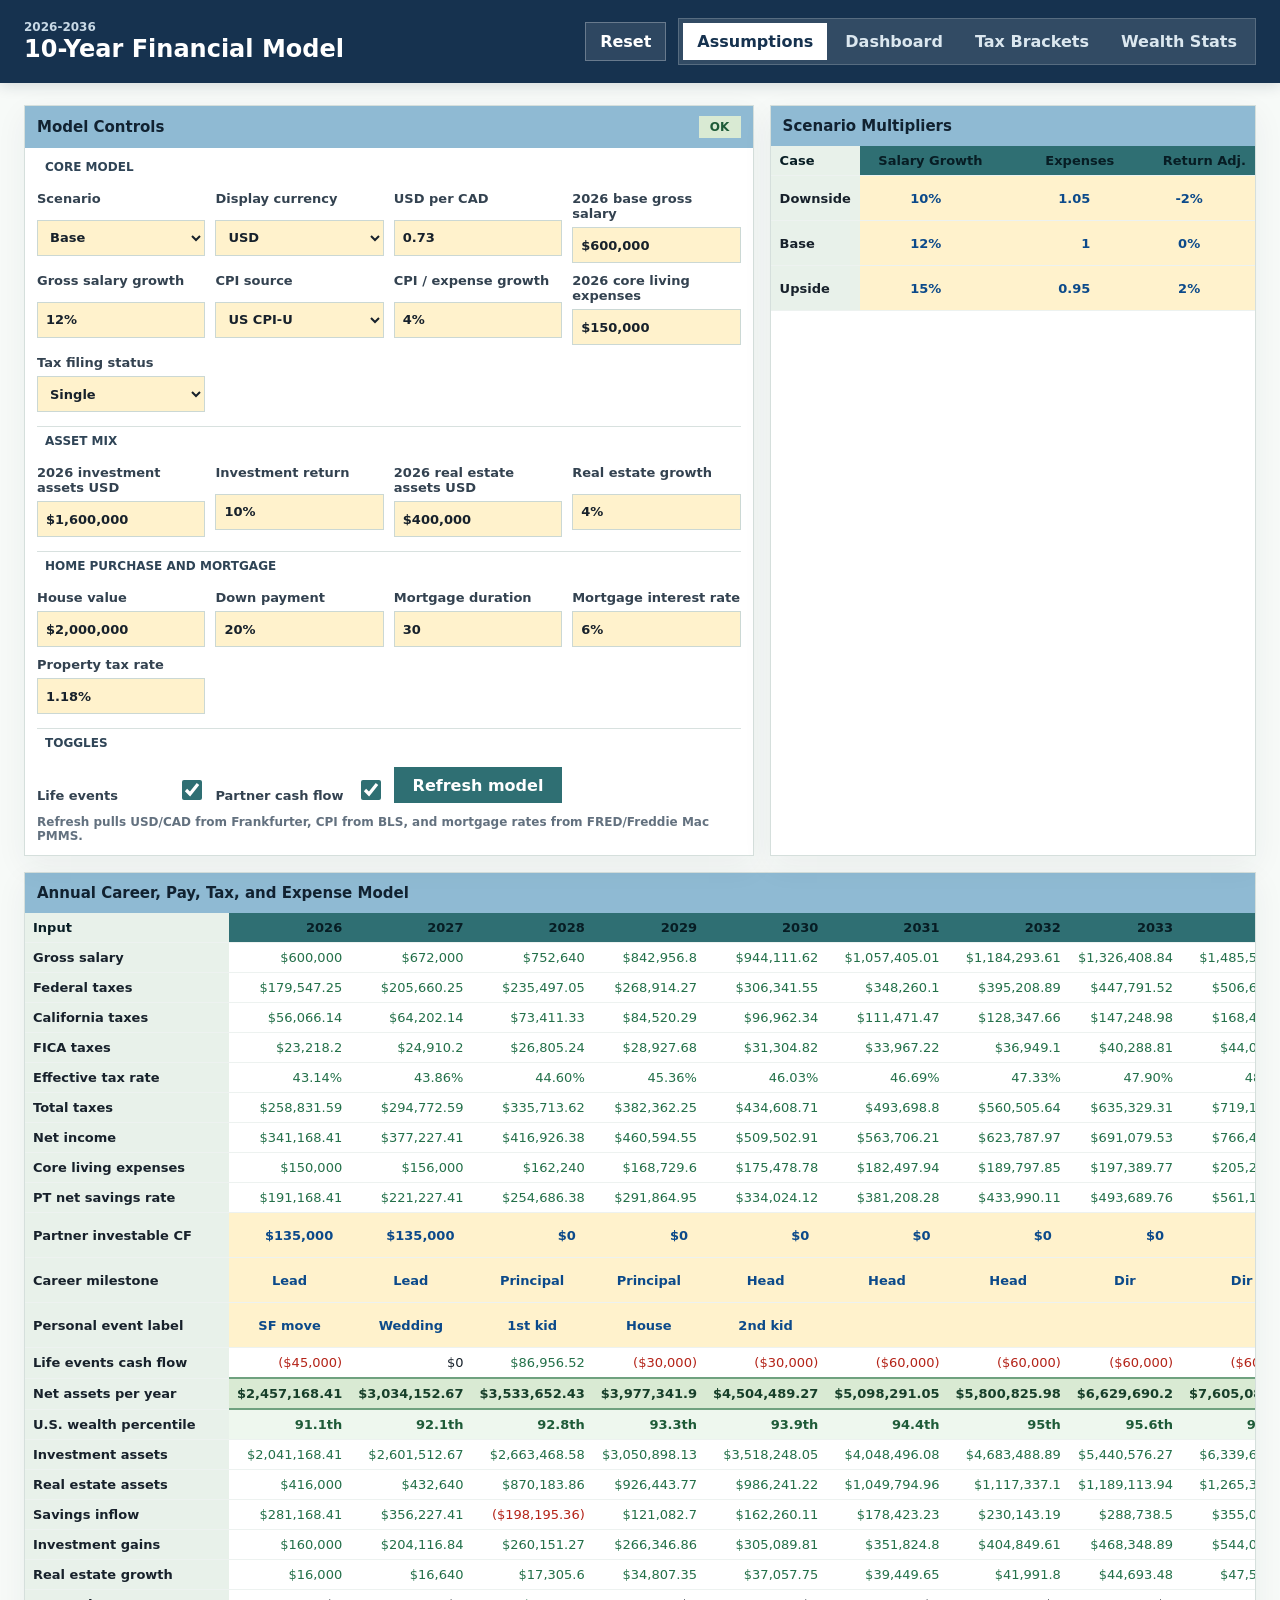
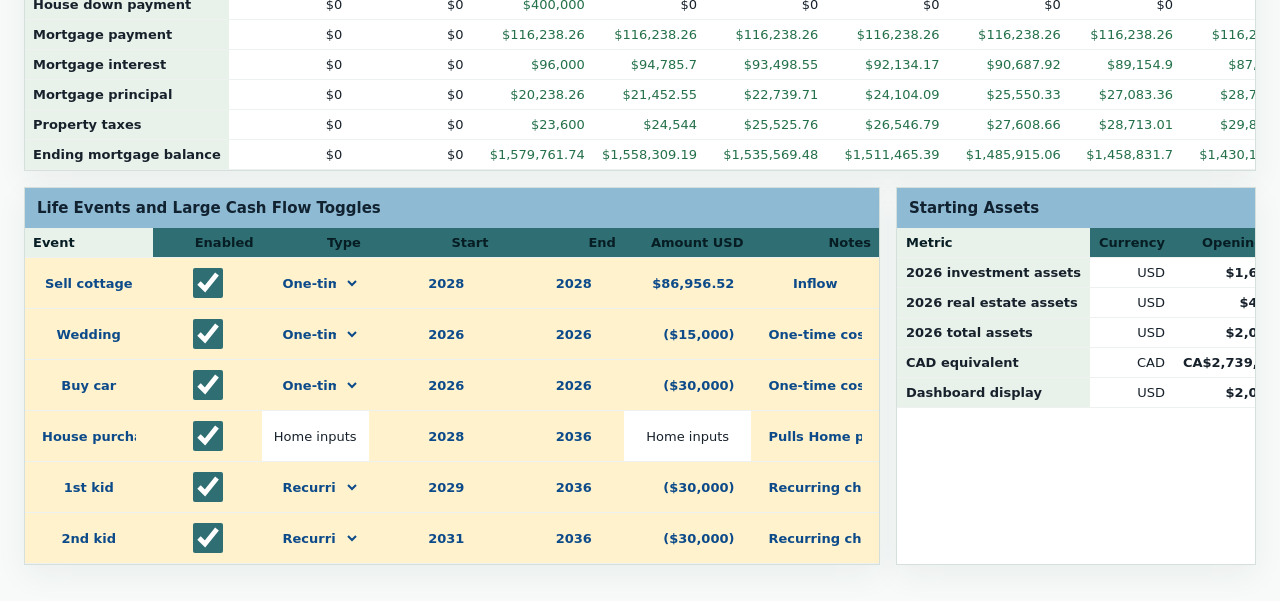
<file: index.html>
<!doctype html>
<html lang="en">
  <head>
    <meta charset="utf-8" />
    <meta http-equiv="refresh" content="0; url=./interactive-dashboard/" />
    <meta name="viewport" content="width=device-width, initial-scale=1" />
    <title>10-Year Financial Dashboard</title>
  </head>
  <body>
    <p><a href="./interactive-dashboard/">Open the 10-Year Financial Dashboard</a></p>
    <script>
      window.location.replace("./interactive-dashboard/");
    </script>
  </body>
</html>
</file>
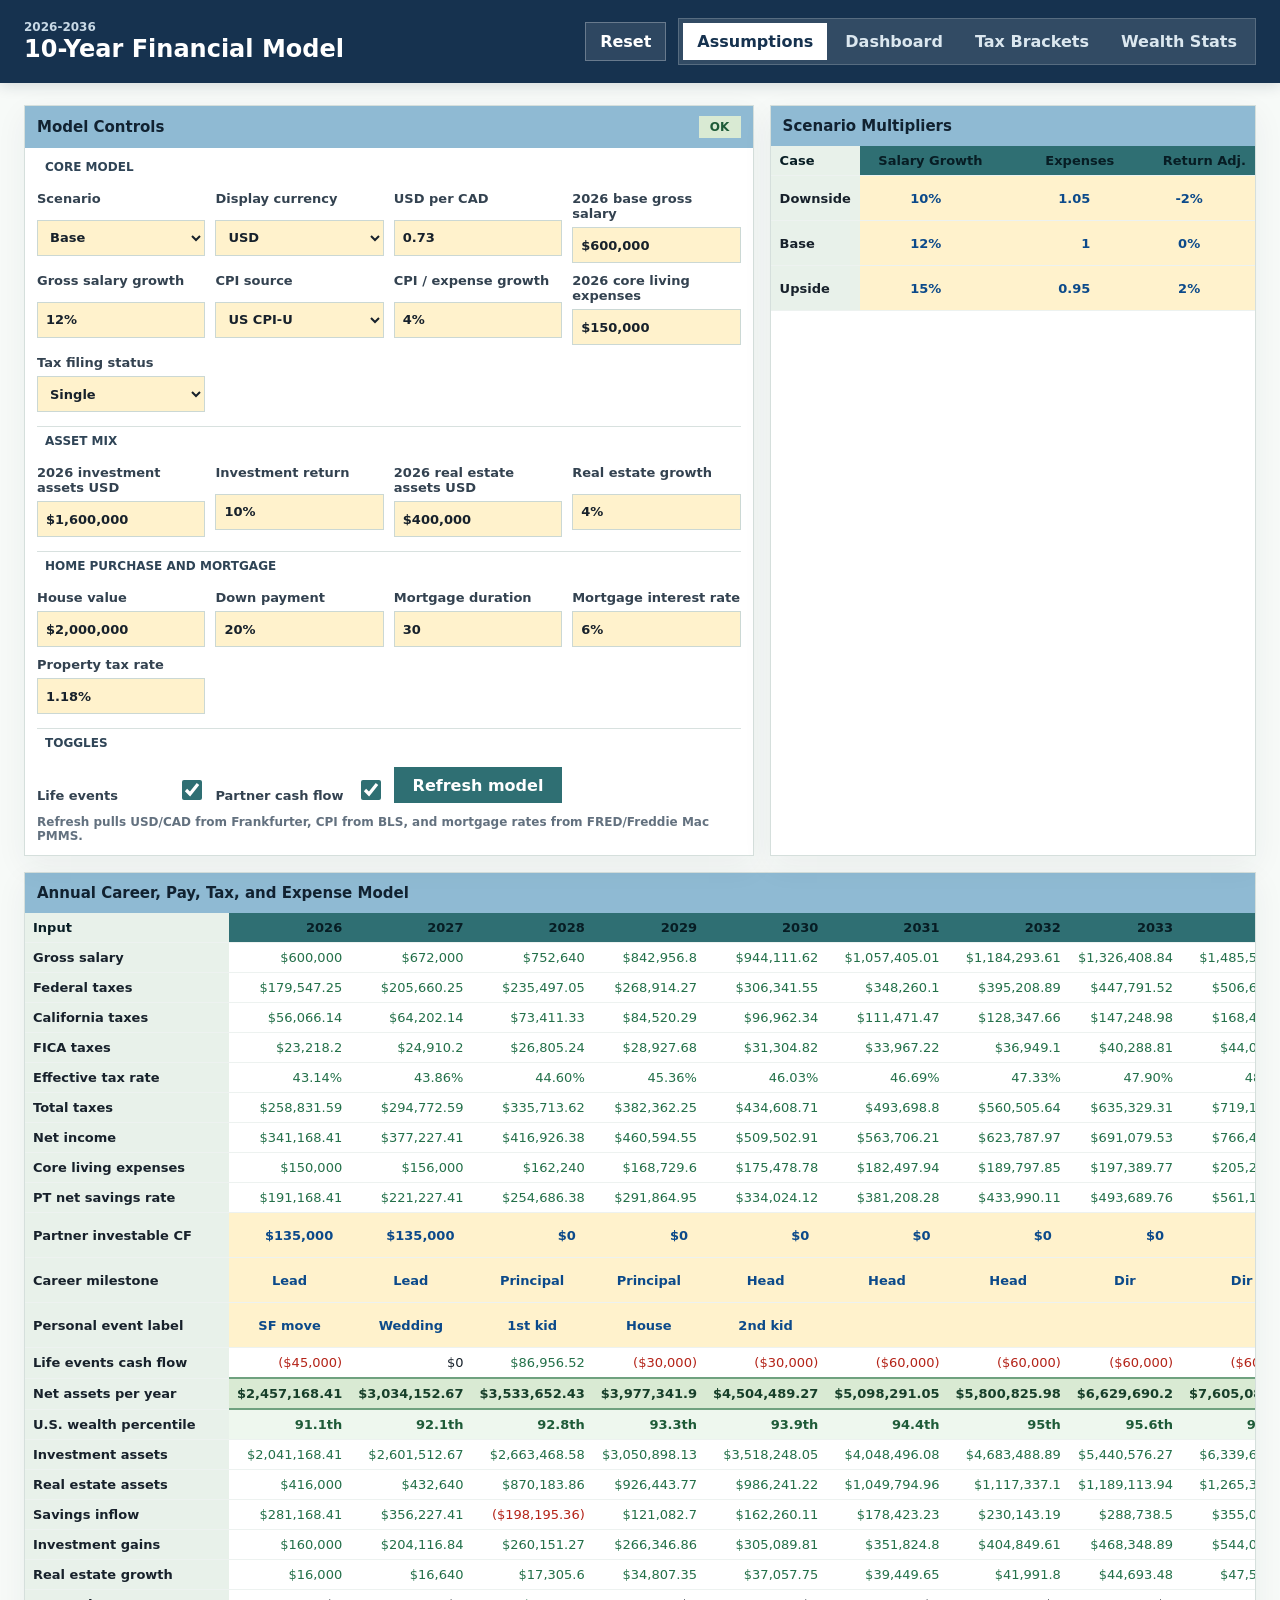
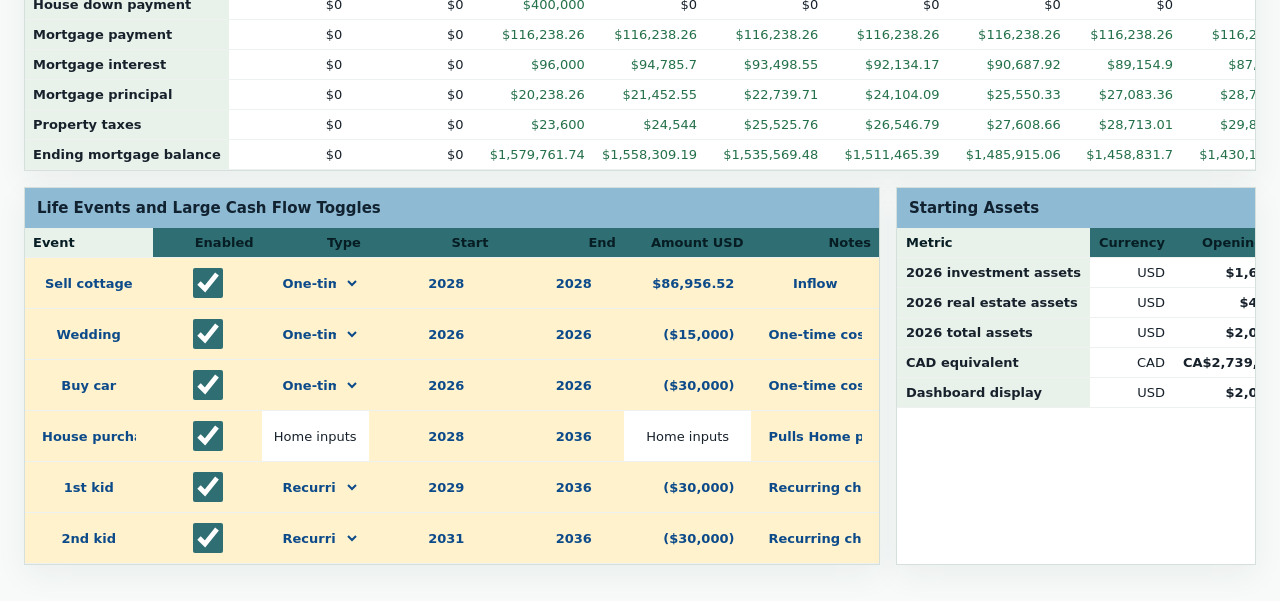
<file: interactive-dashboard/index.html>
<!doctype html>
<html lang="en">
  <head>
    <meta charset="utf-8" />
    <meta name="viewport" content="width=device-width, initial-scale=1" />
    <title>10-Year Financial Dashboard</title>
    <link rel="stylesheet" href="./styles.css" />
  </head>
  <body>
    <div class="app-shell">
      <header class="topbar">
        <div>
          <p class="eyebrow">2026-2036</p>
          <h1>10-Year Financial Model</h1>
        </div>
        <div class="topbar-actions">
          <button class="ghost-button" id="resetModel" type="button">Reset</button>
          <div class="tab-switcher" role="tablist" aria-label="Model tabs">
            <button class="tab-button active" type="button" role="tab" aria-selected="true" data-tab="assumptions">
              Assumptions
            </button>
            <button class="tab-button" type="button" role="tab" aria-selected="false" data-tab="dashboard">
              Dashboard
            </button>
            <button class="tab-button" type="button" role="tab" aria-selected="false" data-tab="taxBrackets">
              Tax Brackets
            </button>
            <button class="tab-button" type="button" role="tab" aria-selected="false" data-tab="wealthStats">
              Wealth Stats
            </button>
          </div>
        </div>
      </header>

      <main>
        <section class="tab-panel active" id="assumptionsPanel" role="tabpanel">
          <div class="assumption-grid">
            <section class="panel controls-panel">
              <div class="panel-heading">
                <h2>Model Controls</h2>
                <span id="modelStatus" class="status-pill">OK</span>
              </div>
              <div class="control-grid">
                <div class="control-section-title">Core model</div>
                <label>
                  <span>Scenario</span>
                  <select id="scenario"></select>
                </label>
                <label>
                  <span>Display currency</span>
                  <select id="displayCurrency">
                    <option value="USD">USD</option>
                    <option value="CAD">CAD</option>
                  </select>
                </label>
                <label>
                  <span>USD per CAD</span>
                  <input id="cadUsdFx" type="number" step="0.01" min="0" />
                </label>
                <label>
                  <span>2026 base gross salary</span>
                  <input id="baseGrossSalary" type="text" inputmode="decimal" />
                </label>
                <label>
                  <span>Gross salary growth</span>
                  <input id="salaryGrowth" type="text" inputmode="decimal" />
                </label>
                <label>
                  <span>CPI source</span>
                  <select id="cpiSource">
                    <option value="US">US CPI-U</option>
                    <option value="CA">CA CPI-U proxy</option>
                  </select>
                </label>
                <label>
                  <span>CPI / expense growth</span>
                  <input id="cpi" type="text" inputmode="decimal" />
                </label>
                <label>
                  <span>2026 core living expenses</span>
                  <input id="baseCoreExpenses" type="text" inputmode="decimal" />
                </label>
                <label>
                  <span>Tax filing status</span>
                  <select id="taxFilingStatus">
                    <option value="single">Single</option>
                    <option value="marriedJoint">Married filing jointly</option>
                    <option value="headOfHousehold">Head of household</option>
                  </select>
                </label>

                <div class="control-section-title">Asset mix</div>
                <label>
                  <span>2026 investment assets USD</span>
                  <input id="startingInvestmentAssetsUsd" type="text" inputmode="decimal" />
                </label>
                <label>
                  <span>Investment return</span>
                  <input id="investmentReturn" type="text" inputmode="decimal" />
                </label>
                <label>
                  <span>2026 real estate assets USD</span>
                  <input id="startingRealEstateAssetsUsd" type="text" inputmode="decimal" />
                </label>
                <label>
                  <span>Real estate growth</span>
                  <input id="realEstateGrowth" type="text" inputmode="decimal" />
                </label>

                <div class="control-section-title">Home purchase and mortgage</div>
                <label>
                  <span>House value</span>
                  <input id="houseValue" type="text" inputmode="decimal" />
                </label>
                <label>
                  <span>Down payment</span>
                  <input id="houseDownPaymentPct" type="text" inputmode="decimal" />
                </label>
                <label>
                  <span>Mortgage duration</span>
                  <input id="mortgageTermYears" type="number" step="1" min="1" />
                </label>
                <label>
                  <span>Mortgage interest rate</span>
                  <input id="mortgageInterestRate" type="text" inputmode="decimal" />
                </label>
                <label>
                  <span>Property tax rate</span>
                  <input id="propertyTaxRate" type="text" inputmode="decimal" />
                </label>

                <div class="control-section-title">Toggles</div>
                <div class="toggle-pair">
                  <label class="toggle-row">
                    <span>Life events</span>
                    <input id="applyLifeEvents" type="checkbox" />
                  </label>
                  <label class="toggle-row">
                    <span>Partner cash flow</span>
                    <input id="applyPartner" type="checkbox" />
                  </label>
                </div>
                <button class="refresh-button" id="refreshInputs" type="button">Refresh model</button>
              </div>
              <p class="refresh-status" id="refreshStatus">Edits are staged. Refresh applies inputs, pulls USD/CAD from Frankfurter, pulls CPI from BLS, pulls mortgage rates from FRED/Freddie Mac PMMS, and recalculates the model.</p>
            </section>

            <section class="panel scenario-panel">
              <div class="panel-heading">
                <h2>Scenario Multipliers</h2>
              </div>
              <div class="table-wrap compact">
                <table id="scenarioTable"></table>
              </div>
            </section>
          </div>

          <section class="panel">
            <div class="panel-heading">
              <h2>Annual Career, Pay, Tax, and Expense Model</h2>
            </div>
            <div class="table-wrap">
              <table id="annualInputsTable" class="wide-table"></table>
            </div>
          </section>

          <section class="split-section">
            <div class="panel">
              <div class="panel-heading">
                <h2>Life Events and Large Cash Flow Toggles</h2>
              </div>
              <div class="table-wrap">
                <table id="eventsTable"></table>
              </div>
            </div>

            <div class="panel">
              <div class="panel-heading">
                <h2>Starting Assets</h2>
              </div>
              <div class="table-wrap compact">
                <table id="assetsTable"></table>
              </div>
            </div>
          </section>
        </section>

        <section class="tab-panel" id="dashboardPanel" role="tabpanel">
          <section class="kpi-grid" id="kpiGrid"></section>

          <section class="dashboard-grid">
            <article class="chart-panel span-2">
              <div class="panel-heading">
                <h2>Salary, Net Income, and Investable Cash Flow</h2>
              </div>
              <div id="incomeChart" class="chart"></div>
            </article>
            <article class="chart-panel">
              <div class="panel-heading">
                <h2>Taxes, Expenses, and Life Events</h2>
              </div>
              <div id="cashOutChart" class="chart"></div>
            </article>
            <article class="chart-panel span-3">
              <div class="panel-heading">
                <h2>Net Assets: Nominal vs. 2026 USD</h2>
              </div>
              <div id="assetsChart" class="chart large"></div>
            </article>
          </section>

          <section class="panel">
            <div class="panel-heading">
              <h2>Annual Projection</h2>
              <span class="status-pill">Formula-driven</span>
            </div>
            <div class="table-wrap">
              <table id="projectionTable" class="wide-table"></table>
            </div>
          </section>
        </section>

        <section class="tab-panel" id="taxBracketsPanel" role="tabpanel">
          <section class="panel">
            <div class="panel-heading">
              <h2>Tax Bracket Lookup Tables</h2>
              <span class="status-pill">2025</span>
            </div>
            <div id="taxBracketContent" class="tax-bracket-content"></div>
          </section>
        </section>

        <section class="tab-panel" id="wealthStatsPanel" role="tabpanel">
          <section class="panel">
            <div class="panel-heading">
              <h2>U.S. Wealth Percentile Statistics</h2>
              <span class="status-pill">SCF 2022</span>
            </div>
            <div id="wealthStatsContent" class="tax-bracket-content"></div>
          </section>
        </section>
      </main>
    </div>

    <script src="./app.js?v=2026-2036-v11"></script>
  </body>
</html>
</file>
<file: interactive-dashboard/styles.css>
:root {
  color-scheme: light;
  --navy: #16324f;
  --teal: #2f6f73;
  --aqua: #8fbad3;
  --green-soft: #e8f1ea;
  --yellow-soft: #fff2cc;
  --amber: #c27a2c;
  --ink: #17212b;
  --muted: #63717f;
  --line: #d5dfdc;
  --surface: #f7faf8;
  --card: #ffffff;
  --danger: #b42318;
  --good: #237049;
  --blue-line: #126995;
  --orange-line: #e46d34;
  --green-line: #22683a;
  font-family: Inter, ui-sans-serif, system-ui, -apple-system, BlinkMacSystemFont, "Segoe UI", sans-serif;
}

* {
  box-sizing: border-box;
}

body {
  margin: 0;
  min-width: 1180px;
  background: var(--surface);
  color: var(--ink);
}

button,
input,
select {
  font: inherit;
}

.app-shell {
  min-height: 100vh;
}

.topbar {
  position: sticky;
  top: 0;
  z-index: 5;
  display: flex;
  align-items: center;
  justify-content: space-between;
  gap: 24px;
  padding: 18px 24px;
  background: var(--navy);
  color: #fff;
  box-shadow: 0 2px 14px rgb(20 40 55 / 16%);
}

.eyebrow {
  margin: 0 0 2px;
  color: #c8d9e6;
  font-size: 12px;
  font-weight: 700;
  letter-spacing: 0;
  text-transform: uppercase;
}

h1,
h2 {
  margin: 0;
  letter-spacing: 0;
}

h1 {
  font-size: 24px;
  line-height: 1.15;
}

h2 {
  font-size: 15px;
  line-height: 1.25;
}

.topbar-actions {
  display: flex;
  align-items: center;
  gap: 12px;
}

.tab-switcher {
  display: flex;
  gap: 4px;
  padding: 4px;
  background: rgb(255 255 255 / 12%);
  border: 1px solid rgb(255 255 255 / 18%);
}

.tab-button,
.ghost-button {
  border: 0;
  cursor: pointer;
}

.tab-button {
  min-width: 112px;
  padding: 9px 14px;
  background: transparent;
  color: #dbe7ef;
  font-weight: 700;
}

.tab-button.active {
  background: #fff;
  color: var(--navy);
}

.ghost-button {
  padding: 9px 14px;
  border: 1px solid rgb(255 255 255 / 28%);
  background: rgb(255 255 255 / 10%);
  color: #fff;
  font-weight: 700;
}

.refresh-button {
  grid-column: span 1;
  min-height: 36px;
  align-self: end;
  border: 0;
  background: var(--teal);
  color: #fff;
  cursor: pointer;
  font-weight: 800;
}

.refresh-button:disabled {
  cursor: progress;
  opacity: 0.65;
}

.refresh-status {
  margin: 0;
  padding: 0 12px 12px;
  color: var(--muted);
  font-size: 12px;
  font-weight: 700;
}

main {
  padding: 22px 24px 36px;
}

.tab-panel {
  display: none;
}

.tab-panel.active {
  display: block;
}

.assumption-grid,
.split-section,
.dashboard-grid,
.kpi-grid {
  display: grid;
  gap: 16px;
}

.assumption-grid {
  grid-template-columns: minmax(560px, 1.2fr) minmax(380px, 0.8fr);
  margin-bottom: 16px;
}

.split-section {
  grid-template-columns: minmax(760px, 1fr) minmax(360px, 0.42fr);
  margin-top: 16px;
}

.dashboard-grid {
  grid-template-columns: repeat(3, minmax(0, 1fr));
  margin: 16px 0;
}

.span-2 {
  grid-column: span 2;
}

.span-3 {
  grid-column: span 3;
}

.panel,
.chart-panel,
.kpi-card {
  background: var(--card);
  border: 1px solid var(--line);
  box-shadow: 0 10px 30px rgb(30 45 60 / 6%);
}

.panel,
.chart-panel {
  overflow: hidden;
}

.panel-heading {
  display: flex;
  align-items: center;
  justify-content: space-between;
  gap: 12px;
  min-height: 40px;
  padding: 10px 12px;
  background: var(--aqua);
  color: #112231;
}

.status-pill {
  display: inline-flex;
  align-items: center;
  justify-content: center;
  min-width: 42px;
  padding: 4px 9px;
  background: #d9ead3;
  color: #1e5b38;
  font-size: 12px;
  font-weight: 800;
}

.control-grid {
  display: grid;
  grid-template-columns: repeat(4, minmax(0, 1fr));
  gap: 10px;
  padding: 12px;
}

.control-section-title {
  grid-column: 1 / -1;
  margin-top: 4px;
  padding: 7px 8px;
  border-top: 1px solid #d8e1df;
  color: #2f4456;
  font-size: 12px;
  font-weight: 900;
  text-transform: uppercase;
}

.control-section-title:first-child {
  margin-top: 0;
  border-top: 0;
  padding-top: 0;
}

label {
  display: grid;
  gap: 6px;
  font-size: 13px;
  font-weight: 800;
}

label span {
  color: #334250;
}

input,
select {
  width: 100%;
  height: 36px;
  border: 1px solid #cbd8d4;
  background: var(--yellow-soft);
  color: var(--ink);
  padding: 6px 8px;
  font-weight: 700;
}

input[type="checkbox"] {
  width: 20px;
  height: 20px;
  accent-color: var(--teal);
}

.toggle-row {
  grid-template-columns: 1fr auto;
  align-items: end;
}

.toggle-pair {
  display: grid;
  grid-column: span 2;
  grid-template-columns: repeat(2, minmax(0, 1fr));
  gap: 10px;
  align-items: end;
}

.table-wrap {
  overflow: auto;
}

table {
  width: 100%;
  border-collapse: collapse;
  font-size: 13px;
}

th,
td {
  padding: 7px 8px;
  border-bottom: 1px solid #edf2f0;
  vertical-align: middle;
}

th {
  position: sticky;
  top: 0;
  z-index: 1;
  background: var(--teal);
  color: #071d24;
  font-weight: 900;
  text-align: right;
}

th:first-child,
td:first-child {
  text-align: left;
  font-weight: 800;
  background: var(--green-soft);
}

td {
  text-align: right;
  white-space: nowrap;
}

td.text-cell {
  text-align: center;
}

td.input-cell {
  background: var(--yellow-soft);
}

td.formula-cell {
  background: #fff;
  color: var(--ink);
}

td.formula-cell.highlight {
  background: #d9ead3;
  color: #173f2a;
  font-weight: 900;
  border-top: 2px solid #6fa17f;
  border-bottom: 2px solid #6fa17f;
}

td.formula-cell.highlight-subtle {
  background: #eef7ee;
  color: #1e5b38;
  font-weight: 900;
}

td.input-cell input,
td.input-cell select {
  height: 30px;
  min-width: 86px;
  border-color: transparent;
  background: transparent;
  text-align: right;
  color: #0c4a8a;
}

td.input-cell input[type="text"] {
  text-align: center;
}

td.input-cell input.currency-input {
  text-align: right;
}

td.input-cell select {
  text-align: left;
}

td.negative {
  color: var(--danger);
}

td.positive {
  color: var(--good);
}

.wide-table {
  min-width: 1240px;
}

.compact th,
.compact td {
  padding: 7px 9px;
}

.kpi-grid {
  grid-template-columns: repeat(6, minmax(0, 1fr));
}

.kpi-card {
  min-height: 92px;
  padding: 14px;
}

.kpi-card span {
  display: block;
  color: var(--muted);
  font-size: 12px;
  font-weight: 800;
}

.kpi-card strong {
  display: block;
  margin-top: 9px;
  font-size: 20px;
  line-height: 1.15;
}

.kpi-card small {
  display: block;
  margin-top: 6px;
  color: var(--muted);
  font-size: 12px;
}

.chart {
  height: 330px;
  padding: 12px 14px 16px;
}

.chart.large {
  height: 360px;
}

.chart svg {
  width: 100%;
  height: 100%;
  display: block;
}

.axis-label,
.legend,
.tick {
  fill: #5d6b77;
  font-size: 11px;
}

.grid-line {
  stroke: #d8e1df;
  stroke-dasharray: 4 4;
}

.line-primary {
  fill: none;
  stroke: var(--blue-line);
  stroke-width: 3;
}

.line-secondary {
  fill: none;
  stroke: var(--orange-line);
  stroke-width: 3;
}

.line-tertiary {
  fill: none;
  stroke: var(--green-line);
  stroke-width: 3;
}

.bar-tax {
  fill: var(--blue-line);
}

.bar-expense {
  fill: var(--orange-line);
}

.bar-event {
  fill: var(--green-line);
}

.tax-bracket-content {
  padding: 14px;
}

.bracket-summary {
  margin-bottom: 14px;
  padding: 10px 12px;
  border: 1px solid #d7e3df;
  background: #f4f8f6;
  color: #334250;
  font-size: 13px;
  line-height: 1.45;
}

.bracket-grid {
  display: grid;
  grid-template-columns: repeat(2, minmax(0, 1fr));
  gap: 14px;
}

.bracket-block {
  margin-bottom: 14px;
  border: 1px solid var(--line);
  background: #fff;
}

.bracket-heading {
  display: flex;
  align-items: center;
  justify-content: space-between;
  gap: 12px;
  padding: 10px 12px;
  border-bottom: 1px solid var(--line);
}

.bracket-heading h3 {
  margin: 0;
  font-size: 14px;
  line-height: 1.25;
}

.bracket-heading a,
.bracket-table a {
  color: #0c5f82;
  font-weight: 800;
  text-decoration: none;
}

.bracket-table th:first-child,
.bracket-table td:first-child {
  min-width: 160px;
}

.source-note {
  margin: 0;
  padding: 0 12px 12px;
  font-size: 12px;
  font-weight: 800;
}

@media (max-width: 1250px) {
  body {
    min-width: 980px;
  }

  .kpi-grid {
    grid-template-columns: repeat(3, minmax(0, 1fr));
  }

  .assumption-grid,
  .split-section,
  .dashboard-grid,
  .bracket-grid {
    grid-template-columns: 1fr;
  }

  .span-2,
  .span-3 {
    grid-column: auto;
  }
}
</file>
